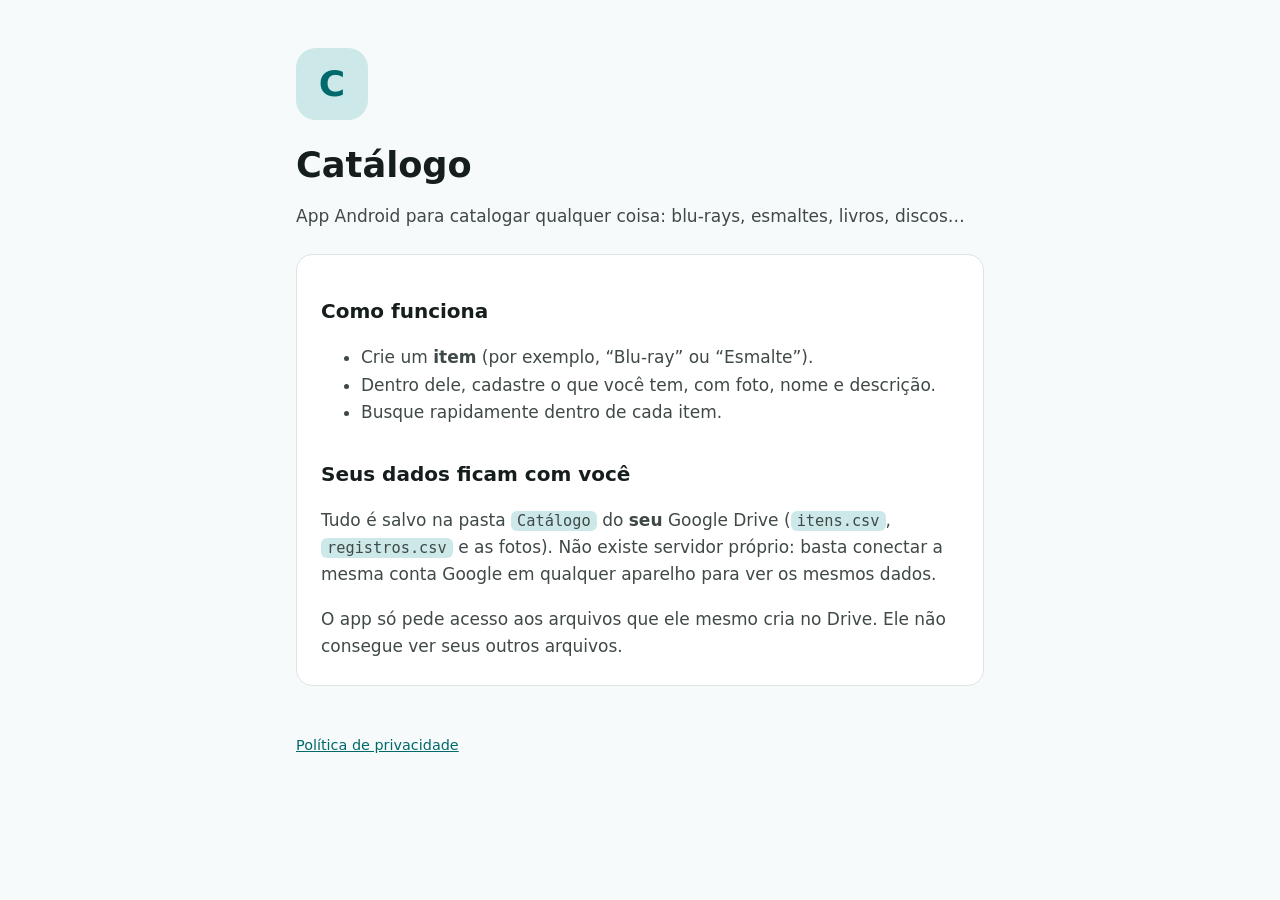
<file: index.html>
<!doctype html>
<html lang="pt-BR">
<head>
  <meta charset="utf-8">
  <meta name="viewport" content="width=device-width, initial-scale=1">
  <title>Catálogo</title>
  <meta name="description" content="App Android para catalogar qualquer coisa, com os dados salvos no seu Google Drive.">
  <link rel="stylesheet" href="style.css">
</head>
<body>
  <main>
    <div class="logo" aria-hidden="true">C</div>
    <h1>Catálogo</h1>
    <p>App Android para catalogar qualquer coisa: blu-rays, esmaltes, livros, discos…</p>

    <div class="card">
      <h2>Como funciona</h2>
      <ul>
        <li>Crie um <strong>item</strong> (por exemplo, “Blu-ray” ou “Esmalte”).</li>
        <li>Dentro dele, cadastre o que você tem, com foto, nome e descrição.</li>
        <li>Busque rapidamente dentro de cada item.</li>
      </ul>

      <h2>Seus dados ficam com você</h2>
      <p>
        Tudo é salvo na pasta <code>Catálogo</code> do <strong>seu</strong> Google Drive
        (<code>itens.csv</code>, <code>registros.csv</code> e as fotos). Não existe servidor
        próprio: basta conectar a mesma conta Google em qualquer aparelho para ver os mesmos dados.
      </p>
      <p>
        O app só pede acesso aos arquivos que ele mesmo cria no Drive. Ele não consegue ver
        seus outros arquivos.
      </p>
    </div>

    <footer>
      <a href="privacidade.html">Política de privacidade</a>
    </footer>
  </main>
</body>
</html>
</file>
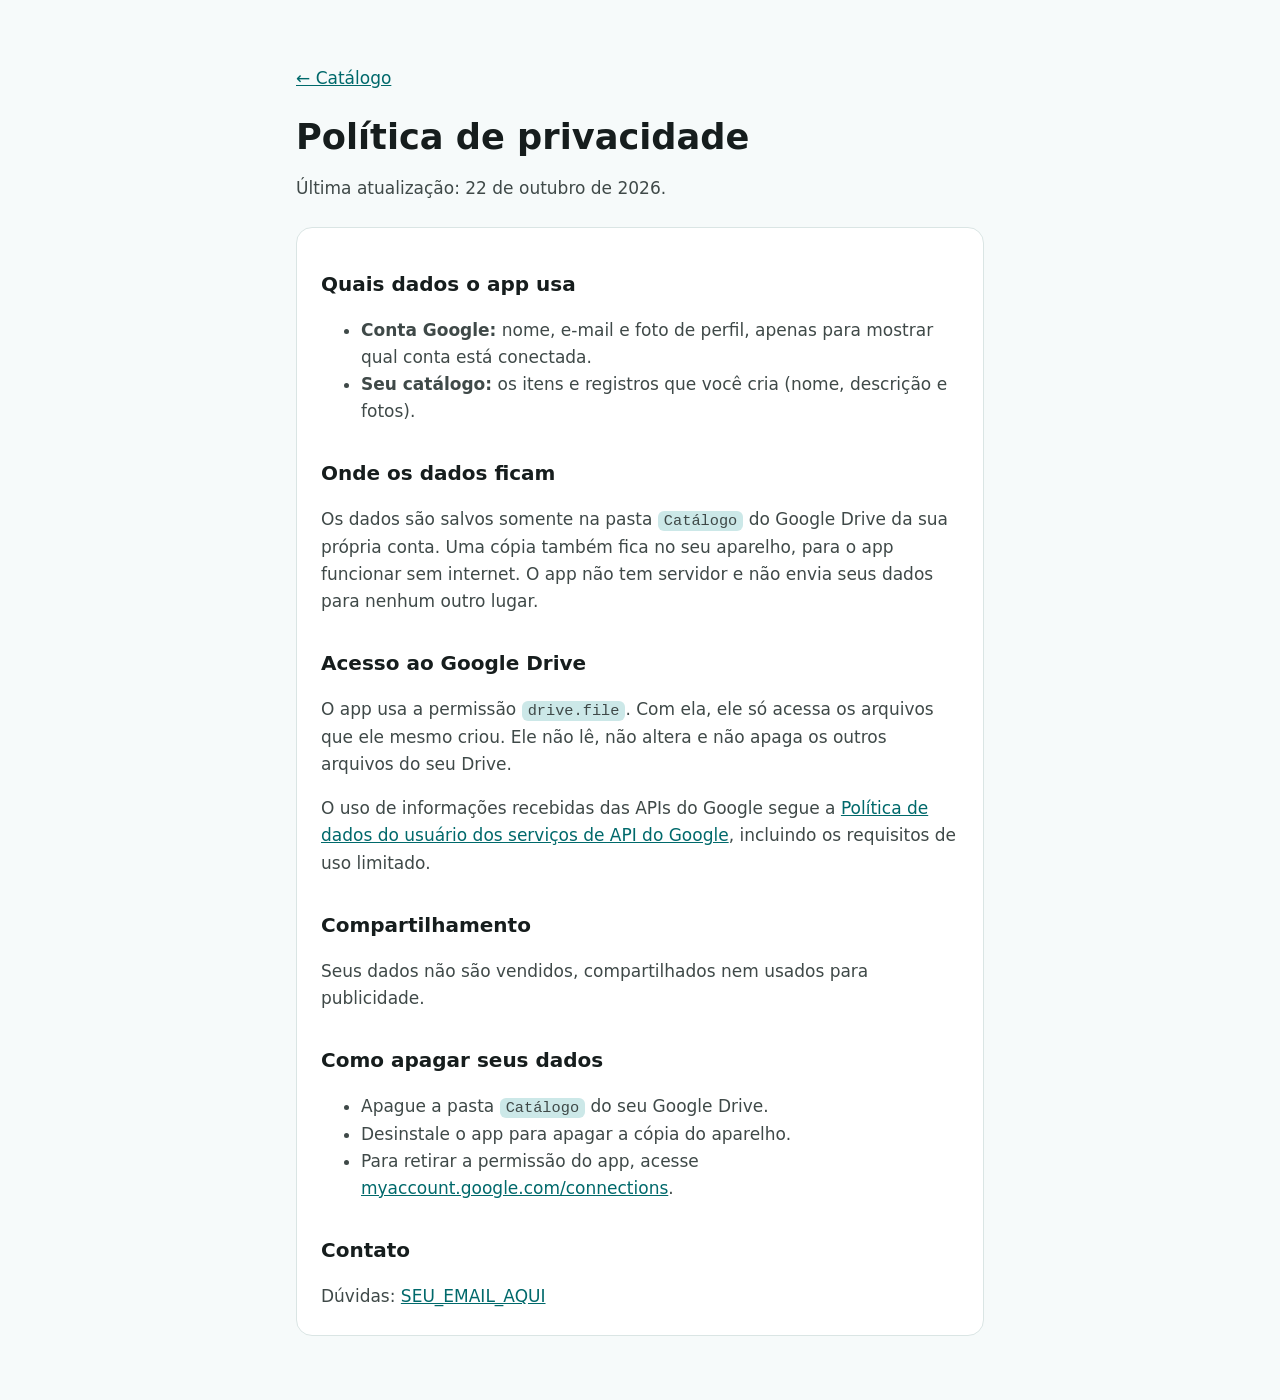
<file: privacidade.html>
<!doctype html>
<html lang="pt-BR">
<head>
  <meta charset="utf-8">
  <meta name="viewport" content="width=device-width, initial-scale=1">
  <title>Política de privacidade</title>
  <meta name="description" content="Como o app Catálogo trata os seus dados.">
  <link rel="stylesheet" href="style.css">
</head>
<body>
  <main>
    <p><a href="./">← Catálogo</a></p>
    <h1>Política de privacidade</h1>
    <p>Última atualização: 22 de outubro de 2026.</p>

    <div class="card">
      <h2>Quais dados o app usa</h2>
      <ul>
        <li><strong>Conta Google:</strong> nome, e-mail e foto de perfil, apenas para mostrar qual conta está conectada.</li>
        <li><strong>Seu catálogo:</strong> os itens e registros que você cria (nome, descrição e fotos).</li>
      </ul>

      <h2>Onde os dados ficam</h2>
      <p>
        Os dados são salvos somente na pasta <code>Catálogo</code> do Google Drive da sua
        própria conta. Uma cópia também fica no seu aparelho, para o app funcionar sem internet.
        O app não tem servidor e não envia seus dados para nenhum outro lugar.
      </p>

      <h2>Acesso ao Google Drive</h2>
      <p>
        O app usa a permissão <code>drive.file</code>. Com ela, ele só acessa os arquivos que
        ele mesmo criou. Ele não lê, não altera e não apaga os outros arquivos do seu Drive.
      </p>
      <p>
        O uso de informações recebidas das APIs do Google segue a
        <a href="https://developers.google.com/terms/api-services-user-data-policy">Política de dados do usuário dos serviços de API do Google</a>,
        incluindo os requisitos de uso limitado.
      </p>

      <h2>Compartilhamento</h2>
      <p>Seus dados não são vendidos, compartilhados nem usados para publicidade.</p>

      <h2>Como apagar seus dados</h2>
      <ul>
        <li>Apague a pasta <code>Catálogo</code> do seu Google Drive.</li>
        <li>Desinstale o app para apagar a cópia do aparelho.</li>
        <li>
          Para retirar a permissão do app, acesse
          <a href="https://myaccount.google.com/connections">myaccount.google.com/connections</a>.
        </li>
      </ul>

      <h2>Contato</h2>
      <p>Dúvidas: <a href="mailto:SEU_EMAIL_AQUI">SEU_EMAIL_AQUI</a></p>
    </div>
  </main>
</body>
</html>
</file>
<file: style.css>
:root {
  --bg: #f6fafa;
  --surface: #ffffff;
  --text: #161d1d;
  --muted: #3f4948;
  --primary: #00696b;
  --primary-soft: #cce8e8;
  --border: #dae5e4;
}

@media (prefers-color-scheme: dark) {
  :root {
    --bg: #0e1515;
    --surface: #161d1d;
    --text: #dde4e3;
    --muted: #bec9c8;
    --primary: #80d4d6;
    --primary-soft: #004f51;
    --border: #2b3333;
  }
}

* { box-sizing: border-box; }

body {
  margin: 0;
  background: var(--bg);
  color: var(--text);
  font: 17px/1.6 system-ui, -apple-system, "Segoe UI", Roboto, sans-serif;
}

main {
  max-width: 720px;
  margin: 0 auto;
  padding: 48px 16px 64px;
}

.logo {
  width: 72px;
  height: 72px;
  border-radius: 20px;
  background: var(--primary-soft);
  color: var(--primary);
  display: grid;
  place-items: center;
  font-size: 36px;
  font-weight: 700;
}

h1 { font-size: 2.2rem; line-height: 1.2; margin: 24px 0 8px; }
h2 { font-size: 1.25rem; margin: 32px 0 8px; }
p, li { color: var(--muted); }
a { color: var(--primary); }

.card {
  background: var(--surface);
  border: 1px solid var(--border);
  border-radius: 16px;
  padding: 8px 24px;
  margin-top: 24px;
}

code {
  background: var(--primary-soft);
  border-radius: 6px;
  padding: 1px 6px;
  font-size: 0.9em;
}

footer {
  margin-top: 48px;
  font-size: 0.9rem;
  color: var(--muted);
}
</file>
